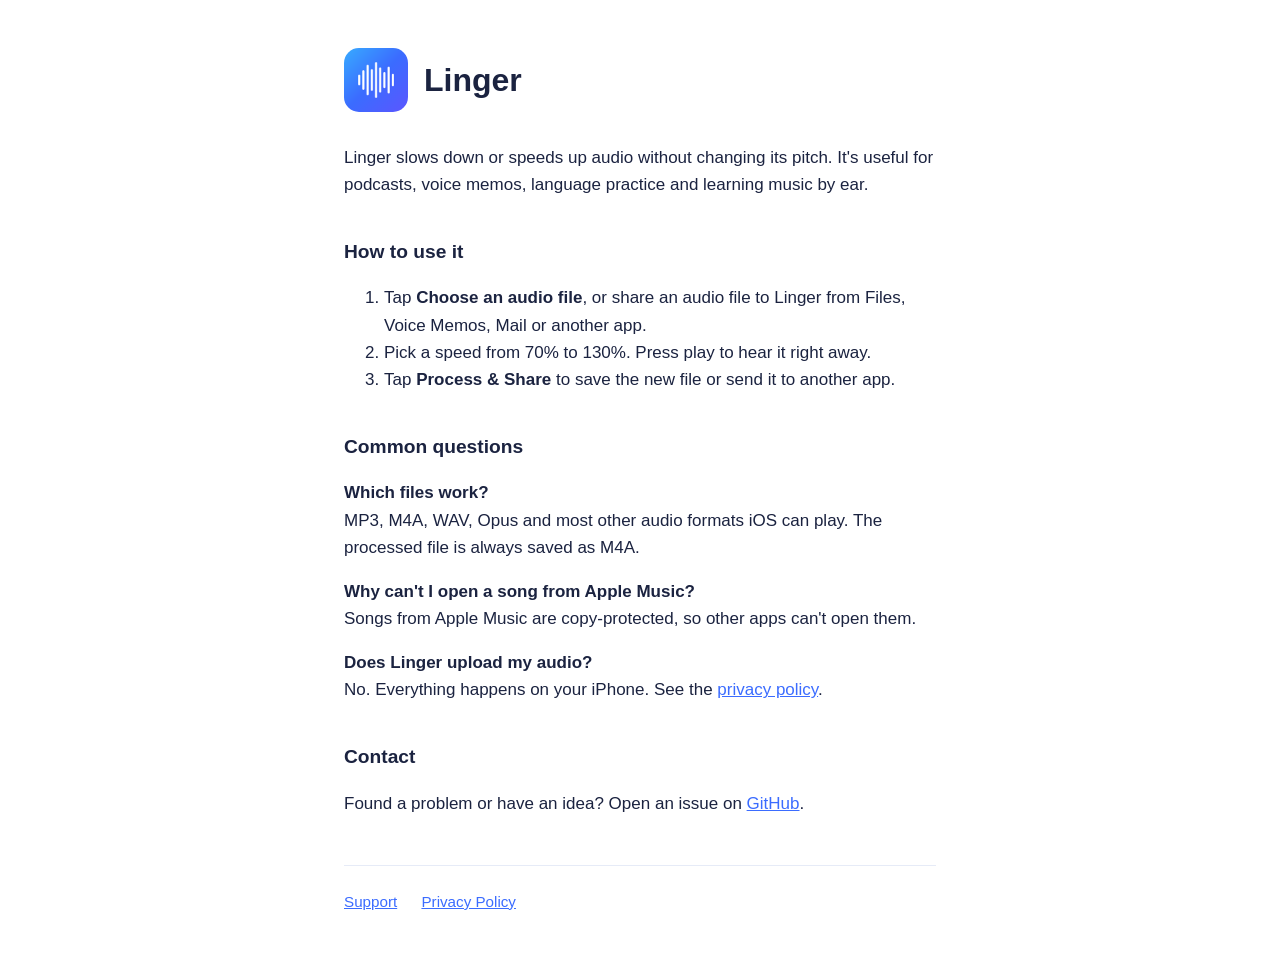
<file: docs/index.html>
<!DOCTYPE html>
<html lang="en">
<head>
<meta charset="UTF-8">
<meta name="viewport" content="width=device-width, initial-scale=1">
<title>Linger: Support</title>
<link rel="icon" href="icon.png">
<link rel="stylesheet" href="style.css">
</head>
<body>
<main>
  <header>
    <img src="icon.png" alt="">
    <h1>Linger</h1>
  </header>

  <p>Linger slows down or speeds up audio without changing its pitch. It's useful for podcasts,
  voice memos, language practice and learning music by ear.</p>

  <h2>How to use it</h2>
  <ol>
    <li>Tap <strong>Choose an audio file</strong>, or share an audio file to Linger from Files,
      Voice Memos, Mail or another app.</li>
    <li>Pick a speed from 70% to 130%. Press play to hear it right away.</li>
    <li>Tap <strong>Process &amp; Share</strong> to save the new file or send it to another app.</li>
  </ol>

  <h2>Common questions</h2>

  <p><strong>Which files work?</strong><br>
  MP3, M4A, WAV, Opus and most other audio formats iOS can play. The processed file is always saved
  as M4A.</p>

  <p><strong>Why can't I open a song from Apple Music?</strong><br>
  Songs from Apple Music are copy-protected, so other apps can't open them.</p>

  <p><strong>Does Linger upload my audio?</strong><br>
  No. Everything happens on your iPhone. See the <a href="privacy.html">privacy policy</a>.</p>

  <h2>Contact</h2>
  <p>Found a problem or have an idea? Open an issue on
  <a href="https://github.com/paulhardman/linger/issues">GitHub</a>.</p>

  <nav>
    <a href="./">Support</a>
    <a href="privacy.html">Privacy Policy</a>
  </nav>
</main>
</body>
</html>
</file>
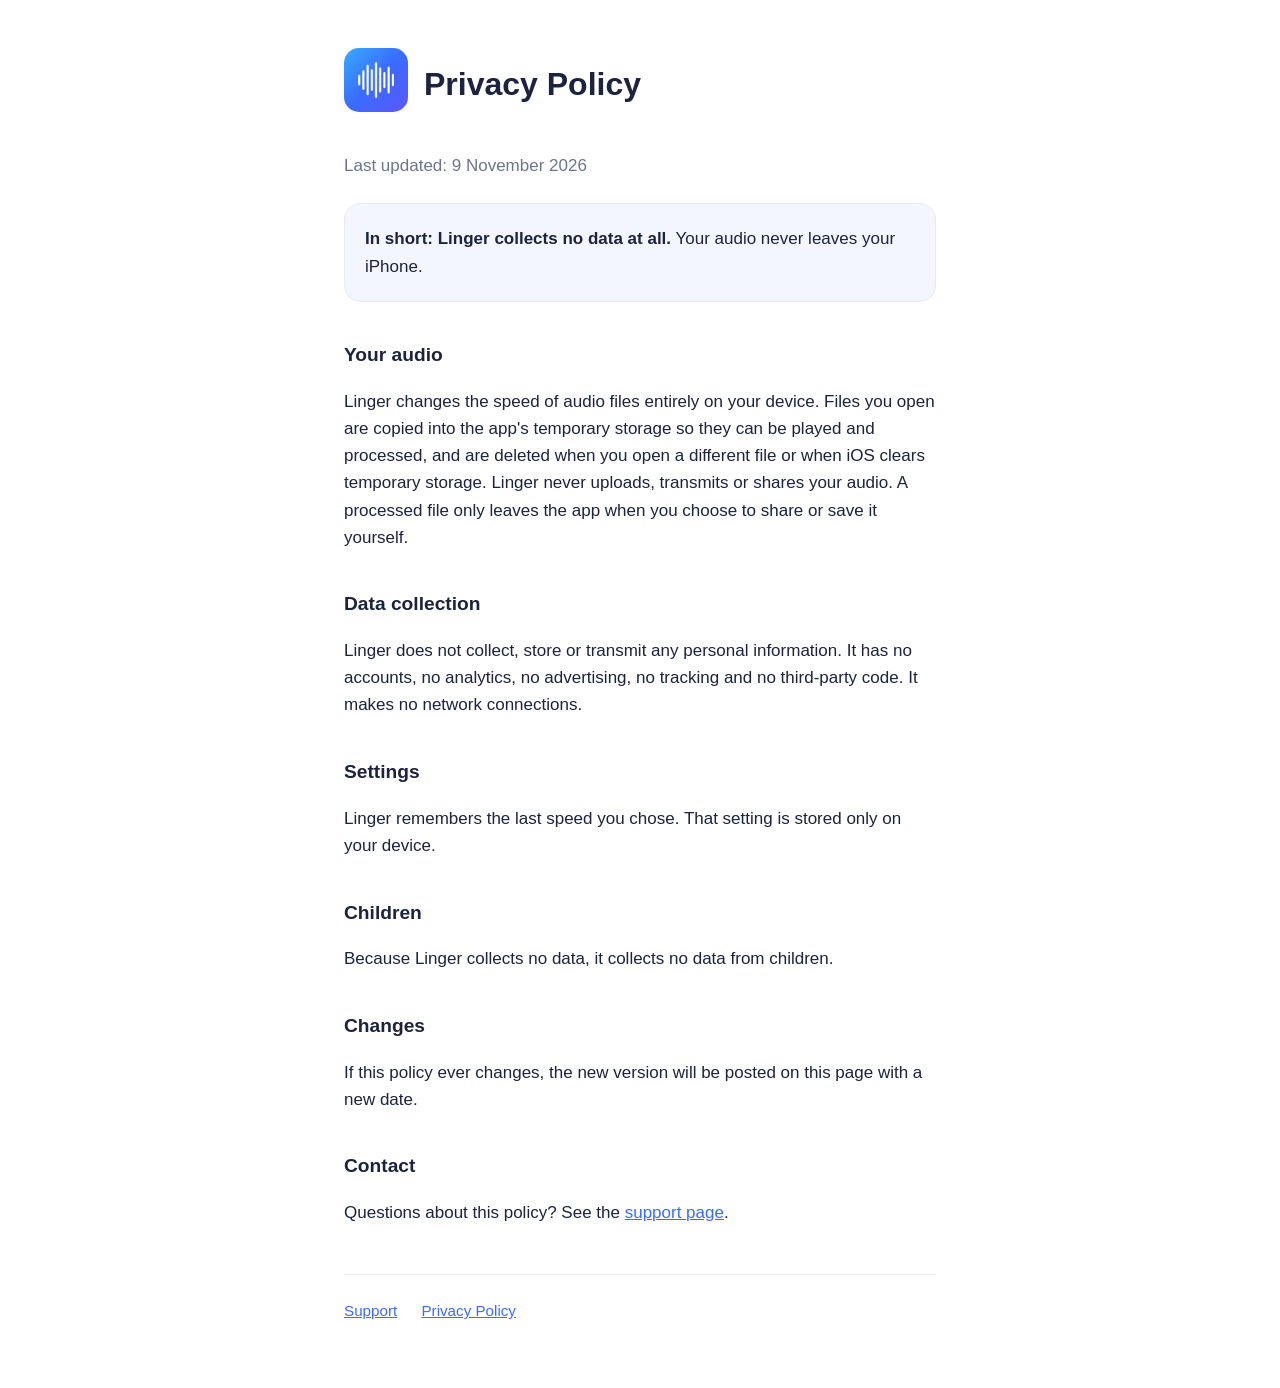
<file: docs/privacy.html>
<!DOCTYPE html>
<html lang="en">
<head>
<meta charset="UTF-8">
<meta name="viewport" content="width=device-width, initial-scale=1">
<title>Linger Privacy Policy</title>
<link rel="icon" href="icon.png">
<link rel="stylesheet" href="style.css">
</head>
<body>
<main>
  <header>
    <a href="./"><img src="icon.png" alt=""></a>
    <h1>Privacy Policy</h1>
  </header>

  <p class="muted">Last updated: 9 November 2026</p>

  <div class="card">
    <p><strong>In short: Linger collects no data at all.</strong> Your audio never leaves your iPhone.</p>
  </div>

  <h2>Your audio</h2>
  <p>Linger changes the speed of audio files entirely on your device. Files you open are copied into
  the app's temporary storage so they can be played and processed, and are deleted when you open a
  different file or when iOS clears temporary storage. Linger never uploads, transmits or shares your
  audio. A processed file only leaves the app when you choose to share or save it yourself.</p>

  <h2>Data collection</h2>
  <p>Linger does not collect, store or transmit any personal information. It has no accounts, no
  analytics, no advertising, no tracking and no third-party code. It makes no network connections.</p>

  <h2>Settings</h2>
  <p>Linger remembers the last speed you chose. That setting is stored only on your device.</p>

  <h2>Children</h2>
  <p>Because Linger collects no data, it collects no data from children.</p>

  <h2>Changes</h2>
  <p>If this policy ever changes, the new version will be posted on this page with a new date.</p>

  <h2>Contact</h2>
  <p>Questions about this policy? See the <a href="./">support page</a>.</p>

  <nav>
    <a href="./">Support</a>
    <a href="privacy.html">Privacy Policy</a>
  </nav>
</main>
</body>
</html>
</file>
<file: docs/style.css>
:root {
  --border: #e6ebf7;
  --accent: #3b6cff;
  --tint:   #f3f6ff;
  --text:   #1b2340;
  --muted:  #6b7591;
  --grad:   linear-gradient(135deg, #36c6ff 0%, #3b6cff 50%, #6a4dff 100%);
}

* { box-sizing: border-box; }

body {
  margin: 0;
  background: #fff;
  color: var(--text);
  font: 17px/1.6 -apple-system, BlinkMacSystemFont, "Segoe UI", Roboto, sans-serif;
}

main {
  max-width: 640px;
  margin: 0 auto;
  padding: 48px 24px 64px;
}

header {
  display: flex;
  align-items: center;
  gap: 16px;
  margin-bottom: 32px;
}

header img { width: 64px; height: 64px; border-radius: 15px; }
header a { color: inherit; text-decoration: none; }

h1 {
  margin: 0;
  font-size: 2rem;
  line-height: 1.2;
}

h2 { margin-top: 2em; font-size: 1.2rem; }

p, li { color: var(--text); }
.muted { color: var(--muted); }

a { color: var(--accent); }

.card {
  background: var(--tint);
  border: 1px solid var(--border);
  border-radius: 16px;
  padding: 4px 20px;
  margin: 24px 0;
}

nav {
  margin-top: 48px;
  padding-top: 24px;
  border-top: 1px solid var(--border);
  font-size: 0.95rem;
}

nav a { margin-right: 20px; }
</file>
